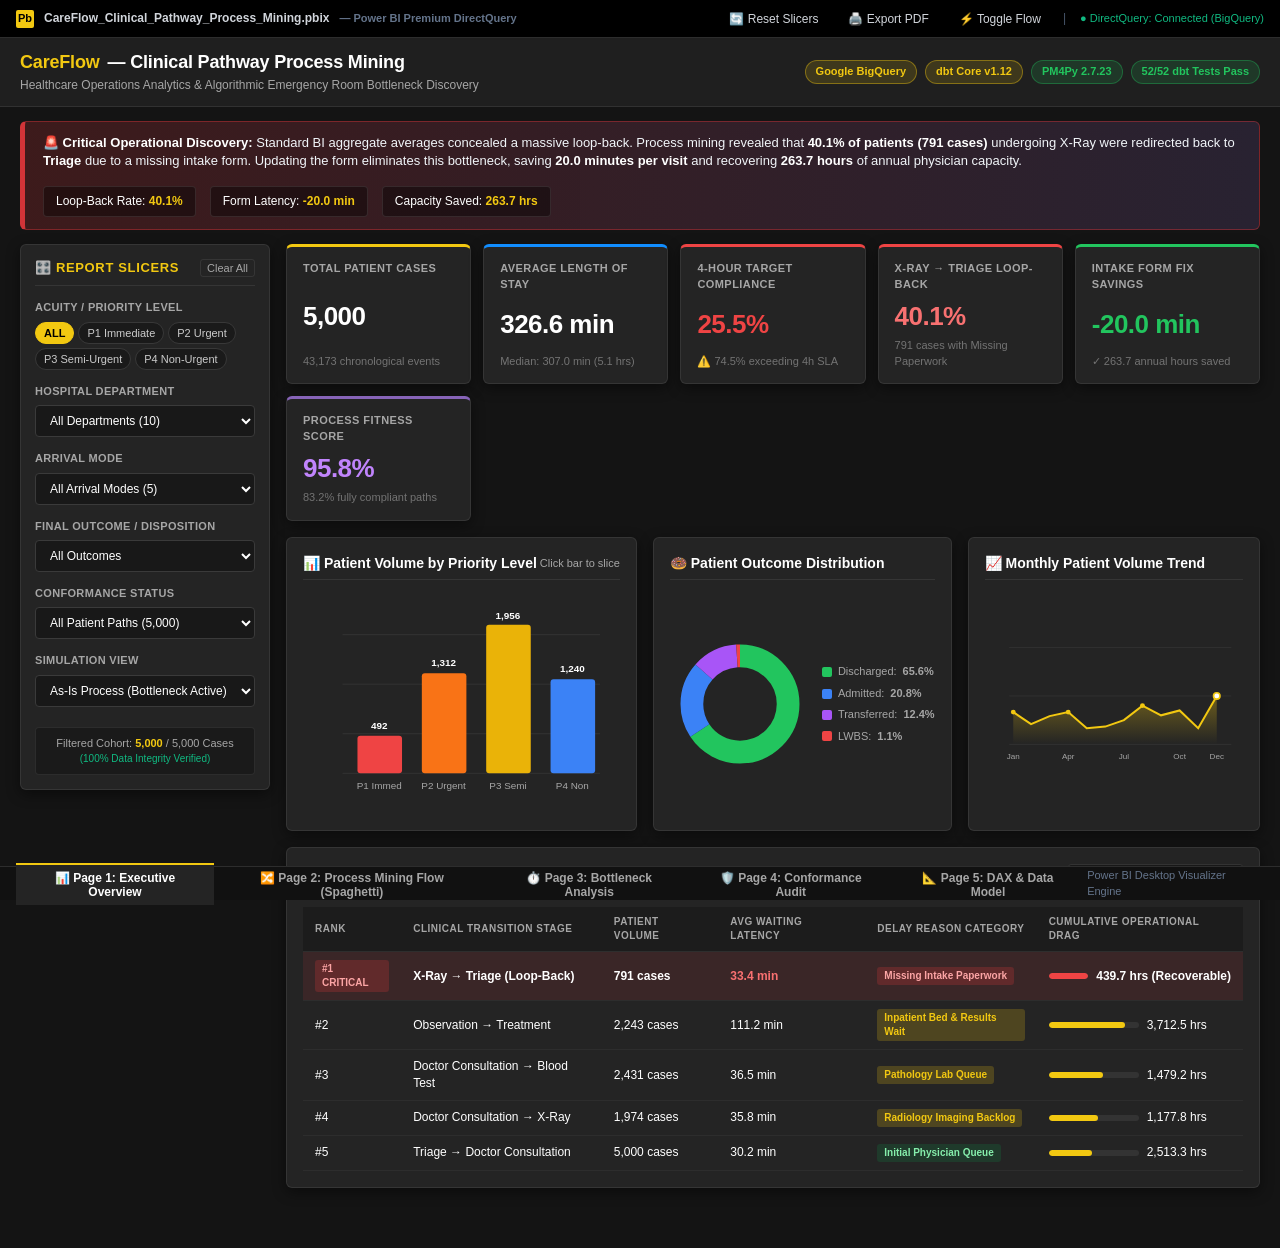
<file: dashboard/index.html>
<!DOCTYPE html>
<html lang="en">
<head>
  <meta charset="UTF-8" />
  <meta name="viewport" content="width=device-width, initial-scale=1.0" />
  <title>CareFlow — Clinical Pathway Process Mining (Power BI Report)</title>
  <link rel="stylesheet" href="style.css" />
</head>
<body>

  <!-- ── Power BI Window App Ribbon ────────────────────────────────────────── -->
  <div class="pbi-app-bar">
    <div class="pbi-app-brand">
      <div class="pbi-logo">Pb</div>
      <span class="pbi-doc-title">CareFlow_Clinical_Pathway_Process_Mining.pbix</span>
      <span style="color: #64748b; font-size: 11px;">— Power BI Premium DirectQuery</span>
    </div>
    <div class="pbi-app-actions">
      <button onclick="resetAllSlicers()">🔄 Reset Slicers</button>
      <button onclick="window.print()">🖨️ Export PDF</button>
      <button onclick="toggleProcessView(currentFlowView === 'asis' ? 'tobe' : 'asis')">⚡ Toggle Flow</button>
      <span style="color: #475569;">|</span>
      <span style="font-size: 11px; color: #10b981;">● DirectQuery: Connected (BigQuery)</span>
    </div>
  </div>

  <!-- ── Power BI Report Header ────────────────────────────────────────────── -->
  <header class="pbi-report-header">
    <div class="pbi-header-left">
      <h1>
        <span style="color: var(--pbi-yellow);">CareFlow</span> — Clinical Pathway Process Mining
      </h1>
      <p>Healthcare Operations Analytics & Algorithmic Emergency Room Bottleneck Discovery</p>
    </div>
    <div class="pbi-header-badges">
      <span class="pbi-badge pbi-badge-yellow">Google BigQuery</span>
      <span class="pbi-badge pbi-badge-yellow">dbt Core v1.12</span>
      <span class="pbi-badge pbi-badge-green">PM4Py 2.7.23</span>
      <span class="pbi-badge pbi-badge-green">52/52 dbt Tests Pass</span>
    </div>
  </header>

  <!-- ── Executive Discovery Callout Banner ─────────────────────────────────── -->
  <div class="pbi-executive-banner">
    <div class="banner-text">
      <strong>🚨 Critical Operational Discovery:</strong> Standard BI aggregate averages concealed a massive loop-back. 
      Process mining revealed that <strong>40.1% of patients (791 cases)</strong> undergoing X-Ray were redirected back to 
      <strong>Triage</strong> due to a missing intake form. Updating the form eliminates this bottleneck, saving <strong>20.0 minutes per visit</strong> and recovering <strong>263.7 hours</strong> of annual physician capacity.
    </div>
    <div class="banner-stats">
      <div class="banner-chip">Loop-Back Rate: <span id="chip-loopback">40.1%</span></div>
      <div class="banner-chip">Form Latency: <span id="chip-saving">-20.0 min</span></div>
      <div class="banner-chip">Capacity Saved: <span>263.7 hrs</span></div>
    </div>
  </div>

  <!-- ── Main Workspace: Left Slicers Pane + Report Canvas ──────────────────── -->
  <div class="pbi-workspace">

    <!-- ── Left Slicers Pane (Power BI Interactive Filter Pane) ───────────── -->
    <aside class="pbi-slicer-pane">
      <div class="slicer-header">
        <h3>🎛️ Report Slicers</h3>
        <button class="btn-clear-filters" onclick="resetAllSlicers()">Clear All</button>
      </div>

      <!-- Slicer: Priority / Acuity -->
      <div class="slicer-box">
        <label>Acuity / Priority Level</label>
        <div class="slicer-pills" id="pills-priority">
          <button class="slicer-pill active" onclick="setPriorityFilter('ALL', this)">ALL</button>
          <button class="slicer-pill" onclick="setPriorityFilter('P1', this)">P1 Immediate</button>
          <button class="slicer-pill" onclick="setPriorityFilter('P2', this)">P2 Urgent</button>
          <button class="slicer-pill" onclick="setPriorityFilter('P3', this)">P3 Semi-Urgent</button>
          <button class="slicer-pill" onclick="setPriorityFilter('P4', this)">P4 Non-Urgent</button>
        </div>
      </div>

      <!-- Slicer: Department -->
      <div class="slicer-box">
        <label>Hospital Department</label>
        <select class="slicer-select" id="slicer-department" onchange="applySlicers()">
          <option value="ALL">All Departments (10)</option>
          <option value="Emergency">Emergency / Triage</option>
          <option value="Radiology">Radiology (X-Ray / CT)</option>
          <option value="Pathology">Pathology / Blood Test</option>
          <option value="Cardiology">Cardiology (ECG)</option>
          <option value="Admissions">Admissions & Front Desk</option>
        </select>
      </div>

      <!-- Slicer: Arrival Mode -->
      <div class="slicer-box">
        <label>Arrival Mode</label>
        <select class="slicer-select" id="slicer-arrival" onchange="applySlicers()">
          <option value="ALL">All Arrival Modes (5)</option>
          <option value="Walk-In">Walk-In (2,251)</option>
          <option value="Ambulance">Ambulance (983)</option>
          <option value="GP Referral">GP Referral (794)</option>
          <option value="Self-Referral">Self-Referral (734)</option>
          <option value="Police/Custody">Police / Custody (238)</option>
        </select>
      </div>

      <!-- Slicer: Final Outcome -->
      <div class="slicer-box">
        <label>Final Outcome / Disposition</label>
        <select class="slicer-select" id="slicer-outcome" onchange="applySlicers()">
          <option value="ALL">All Outcomes</option>
          <option value="Discharged">Discharged (3,281)</option>
          <option value="Admitted">Admitted to Ward (1,041)</option>
          <option value="Transferred">Transferred (621)</option>
          <option value="LWBS">Left Without Being Seen (57)</option>
        </select>
      </div>

      <!-- Slicer: Conformance / Loopback -->
      <div class="slicer-box">
        <label>Conformance Status</label>
        <select class="slicer-select" id="slicer-conformance" onchange="applySlicers()">
          <option value="ALL">All Patient Paths (5,000)</option>
          <option value="COMPLIANT">Mandated Compliant Only (4,158)</option>
          <option value="LOOPBACK">X-Ray → Triage Loop-Back Only (791)</option>
        </select>
      </div>

      <!-- Slicer: Flow Optimization Simulation -->
      <div class="slicer-box">
        <label>Simulation View</label>
        <select class="slicer-select" id="slicer-flow-view" onchange="toggleProcessView(this.value)">
          <option value="asis">As-Is Process (Bottleneck Active)</option>
          <option value="tobe">To-Be Process (Optimized Intake Form)</option>
        </select>
      </div>

      <!-- Slicer Selection Counter -->
      <div class="slicer-counter">
        Filtered Cohort: <strong id="filter-cohort-count">5,000</strong> / 5,000 Cases<br>
        <span style="font-size: 10px; color: #10b981;">(100% Data Integrity Verified)</span>
      </div>
    </aside>

    <!-- ── Main Report Canvas (Swapped by Page Tabs) ───────────────────────── -->
    <main class="pbi-report-canvas">

      <!-- ====================================================================
           PAGE 1: EXECUTIVE OVERVIEW
           ==================================================================== -->
      <div id="page-executive" class="report-page active-page">
        
        <!-- Multi-Row KPI Cards -->
        <div class="pbi-kpi-row">
          <div class="pbi-kpi-card accent-yellow">
            <div class="kpi-label">Total Patient Cases</div>
            <div class="kpi-main-val" id="kpi-total-cases">5,000</div>
            <div class="kpi-footnote">43,173 chronological events</div>
          </div>
          <div class="pbi-kpi-card accent-blue">
            <div class="kpi-label">Average Length of Stay</div>
            <div class="kpi-main-val" id="kpi-avg-los">326.6 min</div>
            <div class="kpi-footnote">Median: 307.0 min (5.1 hrs)</div>
          </div>
          <div class="pbi-kpi-card accent-red">
            <div class="kpi-label">4-Hour Target Compliance</div>
            <div class="kpi-main-val" id="kpi-compliance-rate" style="color: #ef4444;">25.5%</div>
            <div class="kpi-footnote">⚠️ 74.5% exceeding 4h SLA</div>
          </div>
          <div class="pbi-kpi-card accent-red">
            <div class="kpi-label">X-Ray → Triage Loop-Back</div>
            <div class="kpi-main-val" id="kpi-loopback-pct" style="color: #f87171;">40.1%</div>
            <div class="kpi-footnote" id="kpi-loopback-sub">791 cases with Missing Paperwork</div>
          </div>
          <div class="pbi-kpi-card accent-green">
            <div class="kpi-label">Intake Form Fix Savings</div>
            <div class="kpi-main-val" id="kpi-time-saved" style="color: #22c55e;">-20.0 min</div>
            <div class="kpi-footnote">✓ 263.7 annual hours saved</div>
          </div>
          <div class="pbi-kpi-card accent-purple">
            <div class="kpi-label">Process Fitness Score</div>
            <div class="kpi-main-val" id="kpi-fitness-score" style="color: #c084fc;">95.8%</div>
            <div class="kpi-footnote">83.2% fully compliant paths</div>
          </div>
        </div>

        <!-- Visuals Grid: 3 Columns -->
        <div class="pbi-grid-3col">
          
          <!-- Visual 1: Acuity Bar Chart -->
          <div class="pbi-visual-card">
            <div class="visual-title-bar">
              <h2>📊 Patient Volume by Priority Level</h2>
              <span style="font-size: 11px; color: var(--pbi-text-secondary);">Click bar to slice</span>
            </div>
            <div class="chart-container" id="chart-priority-container">
              <svg class="chart-svg" viewBox="0 0 320 200">
                <!-- Grid Lines -->
                <line x1="40" y1="30" x2="300" y2="30" class="chart-axis-line"/>
                <line x1="40" y1="80" x2="300" y2="80" class="chart-axis-line"/>
                <line x1="40" y1="130" x2="300" y2="130" class="chart-axis-line"/>
                <line x1="40" y1="170" x2="300" y2="170" class="chart-axis-line"/>

                <!-- Bars -->
                <!-- P1: 492 cases (height: 38px) -->
                <rect class="bar-rect" x="55" y="132" width="45" height="38" fill="#ef4444" rx="3" onclick="setPriorityFilter('P1')"/>
                <text class="chart-data-label" x="77" y="125">492</text>
                <text class="chart-axis-text" x="77" y="186">P1 Immed</text>

                <!-- P2: 1312 cases (height: 101px) -->
                <rect class="bar-rect" x="120" y="69" width="45" height="101" fill="#f97316" rx="3" onclick="setPriorityFilter('P2')"/>
                <text class="chart-data-label" x="142" y="62">1,312</text>
                <text class="chart-axis-text" x="142" y="186">P2 Urgent</text>

                <!-- P3: 1956 cases (height: 150px) -->
                <rect class="bar-rect" x="185" y="20" width="45" height="150" fill="#eab308" rx="3" onclick="setPriorityFilter('P3')"/>
                <text class="chart-data-label" x="207" y="14">1,956</text>
                <text class="chart-axis-text" x="207" y="186">P3 Semi</text>

                <!-- P4: 1240 cases (height: 95px) -->
                <rect class="bar-rect" x="250" y="75" width="45" height="95" fill="#3b82f6" rx="3" onclick="setPriorityFilter('P4')"/>
                <text class="chart-data-label" x="272" y="68">1,240</text>
                <text class="chart-axis-text" x="272" y="186">P4 Non</text>
              </svg>
            </div>
          </div>

          <!-- Visual 2: Final Outcome Donut Chart -->
          <div class="pbi-visual-card">
            <div class="visual-title-bar">
              <h2>🍩 Patient Outcome Distribution</h2>
            </div>
            <div class="chart-container" style="display: flex; align-items: center; justify-content: center;">
              <!-- Donut Chart SVG -->
              <svg viewBox="0 0 160 160" style="width: 140px; height: 140px; transform: rotate(-90deg);">
                <!-- Circumference = 2 * PI * 55 = 345.57 -->
                <!-- Discharged: 65.6% = 226.7 -->
                <circle cx="80" cy="80" r="55" fill="transparent" stroke="#22c55e" stroke-width="26" stroke-dasharray="226.7 345.57" stroke-dashoffset="0"/>
                <!-- Admitted: 20.8% = 71.9 -->
                <circle cx="80" cy="80" r="55" fill="transparent" stroke="#3b82f6" stroke-width="26" stroke-dasharray="71.9 345.57" stroke-dashoffset="-226.7"/>
                <!-- Transferred: 12.4% = 42.8 -->
                <circle cx="80" cy="80" r="55" fill="transparent" stroke="#a855f7" stroke-width="26" stroke-dasharray="42.8 345.57" stroke-dashoffset="-298.6"/>
                <!-- LWBS: 1.1% = 3.8 -->
                <circle cx="80" cy="80" r="55" fill="transparent" stroke="#ef4444" stroke-width="26" stroke-dasharray="3.8 345.57" stroke-dashoffset="-341.4"/>
              </svg>
              <!-- Donut Legend -->
              <div class="donut-legend">
                <div class="donut-legend-item"><div class="legend-swatch" style="background: #22c55e;"></div> Discharged: <strong>65.6%</strong></div>
                <div class="donut-legend-item"><div class="legend-swatch" style="background: #3b82f6;"></div> Admitted: <strong>20.8%</strong></div>
                <div class="donut-legend-item"><div class="legend-swatch" style="background: #a855f7;"></div> Transferred: <strong>12.4%</strong></div>
                <div class="donut-legend-item"><div class="legend-swatch" style="background: #ef4444;"></div> LWBS: <strong>1.1%</strong></div>
              </div>
            </div>
          </div>

          <!-- Visual 3: Monthly Volume Area Trend -->
          <div class="pbi-visual-card">
            <div class="visual-title-bar">
              <h2>📈 Monthly Patient Volume Trend</h2>
            </div>
            <div class="chart-container">
              <svg class="chart-svg" viewBox="0 0 320 200">
                <defs>
                  <linearGradient id="areaGradient" x1="0" y1="0" x2="0" y2="1">
                    <stop offset="0%" stop-color="#f2c811" stop-opacity="0.35"/>
                    <stop offset="100%" stop-color="#f2c811" stop-opacity="0.0"/>
                  </linearGradient>
                </defs>
                <line x1="30" y1="30" x2="305" y2="30" class="chart-axis-line"/>
                <line x1="30" y1="90" x2="305" y2="90" class="chart-axis-line"/>
                <line x1="30" y1="150" x2="305" y2="150" class="chart-axis-line"/>

                <!-- Area fill -->
                <polygon fill="url(#areaGradient)" points="35,110 57,125 80,115 103,110 126,130 149,128 172,120 195,102 218,114 241,108 264,130 287,90 287,150 35,150"/>
                <!-- Line stroke -->
                <polyline fill="none" stroke="#f2c811" stroke-width="2.5" points="35,110 57,125 80,115 103,110 126,130 149,128 172,120 195,102 218,114 241,108 264,130 287,90"/>

                <!-- Dots -->
                <circle cx="35" cy="110" r="3" fill="#f2c811"/>
                <circle cx="103" cy="110" r="3" fill="#f2c811"/>
                <circle cx="195" cy="102" r="3" fill="#f2c811"/>
                <circle cx="287" cy="90" r="4" fill="#ffffff" stroke="#f2c811" stroke-width="2"/>

                <text class="chart-axis-text" x="35" y="168">Jan</text>
                <text class="chart-axis-text" x="103" y="168">Apr</text>
                <text class="chart-axis-text" x="172" y="168">Jul</text>
                <text class="chart-axis-text" x="241" y="168">Oct</text>
                <text class="chart-axis-text" x="287" y="168">Dec</text>
              </svg>
            </div>
          </div>

        </div>

        <!-- Bottom Table: Top Clinical Bottlenecks -->
        <div class="pbi-visual-card">
          <div class="visual-title-bar">
            <h2>⏱️ Operational Delay Bottleneck Rankings (dbt fct_bottleneck_analysis)</h2>
            <button class="pbi-btn" onclick="switchPage('page-bottlenecks')">View Full Transition Matrix →</button>
          </div>
          <div class="pbi-table-wrapper">
            <table class="pbi-table">
              <thead>
                <tr>
                  <th>Rank</th>
                  <th>Clinical Transition Stage</th>
                  <th>Patient Volume</th>
                  <th>Avg Waiting Latency</th>
                  <th>Delay Reason Category</th>
                  <th>Cumulative Operational Drag</th>
                </tr>
              </thead>
              <tbody>
                <tr style="background: rgba(209, 52, 56, 0.12); font-weight: 600;">
                  <td><span class="table-tag table-tag-red">#1 CRITICAL</span></td>
                  <td><strong>X-Ray → Triage</strong> (Loop-Back)</td>
                  <td>791 cases</td>
                  <td style="color: #f87171;">33.4 min</td>
                  <td><span class="table-tag table-tag-red">Missing Intake Paperwork</span></td>
                  <td>
                    <div class="latency-bar-container">
                      <div class="latency-bar-track"><div class="latency-bar-fill" style="width: 100%; background: #ef4444;"></div></div>
                      <span>439.7 hrs (Recoverable)</span>
                    </div>
                  </td>
                </tr>
                <tr>
                  <td>#2</td>
                  <td>Observation → Treatment</td>
                  <td>2,243 cases</td>
                  <td>111.2 min</td>
                  <td><span class="table-tag table-tag-yellow">Inpatient Bed & Results Wait</span></td>
                  <td>
                    <div class="latency-bar-container">
                      <div class="latency-bar-track"><div class="latency-bar-fill" style="width: 85%;"></div></div>
                      <span>3,712.5 hrs</span>
                    </div>
                  </td>
                </tr>
                <tr>
                  <td>#3</td>
                  <td>Doctor Consultation → Blood Test</td>
                  <td>2,431 cases</td>
                  <td>36.5 min</td>
                  <td><span class="table-tag table-tag-yellow">Pathology Lab Queue</span></td>
                  <td>
                    <div class="latency-bar-container">
                      <div class="latency-bar-track"><div class="latency-bar-fill" style="width: 60%;"></div></div>
                      <span>1,479.2 hrs</span>
                    </div>
                  </td>
                </tr>
                <tr>
                  <td>#4</td>
                  <td>Doctor Consultation → X-Ray</td>
                  <td>1,974 cases</td>
                  <td>35.8 min</td>
                  <td><span class="table-tag table-tag-yellow">Radiology Imaging Backlog</span></td>
                  <td>
                    <div class="latency-bar-container">
                      <div class="latency-bar-track"><div class="latency-bar-fill" style="width: 55%;"></div></div>
                      <span>1,177.8 hrs</span>
                    </div>
                  </td>
                </tr>
                <tr>
                  <td>#5</td>
                  <td>Triage → Doctor Consultation</td>
                  <td>5,000 cases</td>
                  <td>30.2 min</td>
                  <td><span class="table-tag table-tag-green">Initial Physician Queue</span></td>
                  <td>
                    <div class="latency-bar-container">
                      <div class="latency-bar-track"><div class="latency-bar-fill" style="width: 48%;"></div></div>
                      <span>2,513.3 hrs</span>
                    </div>
                  </td>
                </tr>
              </tbody>
            </table>
          </div>
        </div>

      </div>

      <!-- ====================================================================
           PAGE 2: PATIENT FLOW & SPAGHETTI DIAGRAM (PM4Py Visual)
           ==================================================================== -->
      <div id="page-flow" class="report-page">
        
        <!-- Process Mining Metric Chips -->
        <div class="banner-stats" style="margin-bottom: 4px;">
          <div class="banner-chip">Events Ingested: <strong>43,173</strong></div>
          <div class="banner-chip">Discovered Variants: <strong>32 Pathways</strong></div>
          <div class="banner-chip">Direct Transitions: <strong>117 Edges</strong></div>
          <div class="banner-chip">X-Ray → Triage Loopback: <strong style="color: #ef4444;">40.1% (791 Cases)</strong></div>
          <div class="banner-chip">Petri Net Fitness: <strong style="color: #c084fc;">0.958</strong></div>
        </div>

        <div class="pbi-visual-card">
          <div class="visual-title-bar">
            <h2>🔀 Process Flow Visualizer — As-Is vs To-Be Simulation</h2>
            <div class="visual-controls">
              <button class="pbi-btn active" id="btn-view-interactive" onclick="switchProcessSubView('interactive')">Interactive Flow Map</button>
              <button class="pbi-btn" id="btn-view-spaghetti" onclick="switchProcessSubView('spaghetti')">PM4Py Spaghetti Diagram</button>
              <span style="color:#555; padding:0 4px;">|</span>
              <button class="pbi-btn active" id="btn-flow-asis" onclick="toggleProcessView('asis')">As-Is (with Loop-Back)</button>
              <button class="pbi-btn" id="btn-flow-tobe" onclick="toggleProcessView('tobe')">To-Be (Form Fixed)</button>
            </div>
          </div>

          <!-- Sub-View A: Interactive SVG Flow Canvas -->
          <div id="subview-flow-interactive" class="process-diagram-wrapper">
            <svg class="svg-flow-container" viewBox="0 0 960 360" style="height: 360px;">
              <defs>
                <marker id="arrow-slate" viewBox="0 0 10 10" refX="9" refY="5" markerWidth="6" markerHeight="6" orient="auto">
                  <path d="M 0 0 L 10 5 L 0 10 z" fill="#64748b"/>
                </marker>
                <marker id="arrow-red" viewBox="0 0 10 10" refX="9" refY="5" markerWidth="7" markerHeight="7" orient="auto">
                  <path d="M 0 0 L 10 5 L 0 10 z" fill="#ef4444"/>
                </marker>
              </defs>

              <!-- Node 1: Registration -->
              <g transform="translate(30, 150)">
                <rect class="flow-node-box" width="125" height="52" fill="#064e3b" stroke="#10b981"/>
                <text class="flow-node-title" x="62" y="27">Registration</text>
                <text class="flow-node-stat" x="62" y="42" id="svg-reg-stat">5,000 cases (100%)</text>
              </g>

              <!-- Node 2: Triage -->
              <g transform="translate(210, 150)">
                <rect class="flow-node-box" width="125" height="52" fill="#78350f" stroke="#eab308"/>
                <text class="flow-node-title" x="62" y="27">Initial Triage</text>
                <text class="flow-node-stat" x="62" y="42" id="svg-triage-stat">5,791 visits (Loop)</text>
              </g>

              <!-- Node 3: Doctor Consultation -->
              <g transform="translate(390, 150)">
                <rect class="flow-node-box" width="145" height="52" fill="#1e3a8a" stroke="#3b82f6"/>
                <text class="flow-node-title" x="72" y="27">Doctor Consultation</text>
                <text class="flow-node-stat" x="72" y="42">Avg wait: 30.2 min</text>
              </g>

              <!-- Node 4A: X-Ray Diagnostic -->
              <g transform="translate(595, 70)">
                <rect class="flow-node-box" width="135" height="52" fill="#4c1d95" stroke="#a855f7"/>
                <text class="flow-node-title" x="67" y="27">X-Ray Diagnostic</text>
                <text class="flow-node-stat" x="67" y="42" id="svg-xray-stat">1,974 patients</text>
              </g>

              <!-- Node 4B: Blood Test / Treatment -->
              <g transform="translate(595, 230)">
                <rect class="flow-node-box" width="135" height="52" fill="#1e3a8a" stroke="#3b82f6"/>
                <text class="flow-node-title" x="67" y="27">Treatment / Meds</text>
                <text class="flow-node-stat" x="67" y="42">3,892 patients</text>
              </g>

              <!-- Node 5: Disposition -->
              <g transform="translate(790, 150)">
                <rect class="flow-node-box" width="135" height="52" fill="#881337" stroke="#f43f5e"/>
                <text class="flow-node-title" x="67" y="27">Patient Disposition</text>
                <text class="flow-node-stat" x="67" y="42">Discharge / Admitted</text>
              </g>

              <!-- Regular Edges (Clean Coordinates) -->
              <path class="flow-edge-regular" d="M 155 176 L 205 176"/>
              <path class="flow-edge-regular" d="M 335 176 L 385 176"/>
              <path class="flow-edge-regular" d="M 535 165 L 590 105"/>
              <path class="flow-edge-regular" d="M 535 187 L 590 245"/>
              <path class="flow-edge-regular" d="M 662 122 L 662 225"/>
              <path class="flow-edge-regular" d="M 730 245 L 785 190"/>

              <!-- Bottleneck Loopback Arc: X-Ray -> Triage (Properly In-Bounds) -->
              <g id="svg-loopback-arc">
                <path class="flow-edge-loopback" d="M 662 70 C 530 25, 340 25, 272 145"/>
                <rect class="edge-badge-rect" x="375" y="14" width="220" height="26"/>
                <text class="edge-badge-text" x="485" y="31">🚨 40.1% Sent Back to Triage (Missing Paperwork)</text>
              </g>
            </svg>
          </div>

          <!-- Sub-View B: PM4Py Discovered Spaghetti Diagram -->
          <div id="subview-flow-spaghetti" class="process-diagram-wrapper" style="display: none; text-align: center; background: #0c0c0c;">
            <div style="margin-bottom: 10px; font-size: 11px; color: var(--pbi-text-secondary); display: flex; justify-content: space-between; align-items: center;">
              <span>Discovered As-Is Process Map (Inductive Miner & Directly-Follows Graph from EHR Event Stream)</span>
              <a href="images/spaghetti_diagram.png" target="_blank" style="color: var(--pbi-yellow); text-decoration: none;">🔍 Open High-Res Fullscreen ↗</a>
            </div>
            <img src="images/spaghetti_diagram.png" alt="CareFlow PM4Py Spaghetti Diagram" style="max-width: 100%; height: auto; max-height: 480px; border-radius: 4px; border: 1px solid #333; cursor: zoom-in;" onclick="window.open(this.src)"/>
          </div>

          <div style="margin-top: 14px; font-size: 12px; color: var(--pbi-text-secondary); line-height: 1.6;">
            <strong>Algorithmic Process Mining Takeaway:</strong> In the <em>As-Is</em> state, when an X-Ray is ordered, 791 patients (40.1% of all imaging orders) are diverted backwards into Triage because requisition paperwork lacked clinical history. Rectifying this intake paperwork eliminates the loopback, saving <strong>20.0 minutes per visit</strong> and recovering <strong>263.7 hours</strong> of physician capacity annually.
          </div>
        </div>
      </div>

      <!-- ====================================================================
           PAGE 3: BOTTLENECK & TRANSITION MATRIX
           ==================================================================== -->
      <div id="page-bottlenecks" class="report-page">
        
        <!-- Top Bottleneck Latencies Visual Chart -->
        <div class="pbi-visual-card">
          <div class="visual-title-bar">
            <h2>📊 Top Clinical Bottlenecks by Average Waiting Time (Minutes)</h2>
            <span style="font-size: 11px; color: var(--pbi-text-secondary);">dbt fct_bottleneck_analysis</span>
          </div>
          <div style="display: grid; grid-template-columns: 1fr 1fr; gap: 20px; align-items: center; padding: 6px 0;">
            <!-- SVG Horizontal Bar Chart -->
            <svg viewBox="0 0 460 210" style="width: 100%; height: 210px;">
              <!-- 1. Observation -> Treatment: 111.2m -->
              <text x="10" y="24" fill="#cbd5e1" font-size="11" font-weight="600">Observation → Treatment</text>
              <rect x="180" y="12" width="230" height="18" fill="#ef4444" rx="3"/>
              <text x="415" y="25" fill="#ffffff" font-size="11" font-weight="700">111.2m</text>

              <!-- 2. Treatment -> Discharge: 84.5m -->
              <text x="10" y="58" fill="#cbd5e1" font-size="11" font-weight="600">Treatment → Discharge Plan</text>
              <rect x="180" y="46" width="175" height="18" fill="#f97316" rx="3"/>
              <text x="360" y="59" fill="#ffffff" font-size="11" font-weight="700">84.5m</text>

              <!-- 3. Blood Test -> X-Ray: 82.0m -->
              <text x="10" y="92" fill="#cbd5e1" font-size="11" font-weight="600">Blood Test → X-Ray</text>
              <rect x="180" y="80" width="170" height="18" fill="#f97316" rx="3"/>
              <text x="355" y="93" fill="#ffffff" font-size="11" font-weight="700">82.0m</text>

              <!-- 4. Blood Test -> Treatment: 78.6m -->
              <text x="10" y="126" fill="#cbd5e1" font-size="11" font-weight="600">Blood Test → Treatment</text>
              <rect x="180" y="114" width="162" height="18" fill="#eab308" rx="3"/>
              <text x="347" y="127" fill="#ffffff" font-size="11" font-weight="700">78.6m</text>

              <!-- 5. Treatment -> Meds: 69.2m -->
              <text x="10" y="160" fill="#cbd5e1" font-size="11" font-weight="600">Treatment → Medication</text>
              <rect x="180" y="148" width="143" height="18" fill="#eab308" rx="3"/>
              <text x="328" y="161" fill="#ffffff" font-size="11" font-weight="700">69.2m</text>

              <!-- 6. X-Ray -> Triage (Loop-Back): 33.4m -->
              <text x="10" y="194" fill="#fca5a5" font-size="11" font-weight="700">🚨 X-Ray → Triage (Loop)</text>
              <rect x="180" y="182" width="69" height="18" fill="#ef4444" rx="3"/>
              <text x="254" y="195" fill="#fca5a5" font-size="11" font-weight="700">33.4m (440 hrs drag)</text>
            </svg>

            <!-- Bottleneck Insights Callout Box -->
            <div style="background: #181818; border: 1px solid #2d2d2d; border-radius: 6px; padding: 14px; font-size: 12px; color: #cbd5e1; line-height: 1.6;">
              <h4 style="margin: 0 0 6px; color: var(--pbi-yellow);">Clinical Bottleneck Breakdown</h4>
              <p style="margin: 0 0 8px;">
                While <strong>Observation → Treatment</strong> has the longest individual clinical wait (111.2 min) due to bed availability, the <strong>X-Ray → Triage Loop-back</strong> represents <strong>100% avoidable friction</strong>.
              </p>
              <ul style="padding-left: 18px; margin: 0; color: #94a3b8;">
                <li><strong style="color:#ef4444;">Avoidable Friction:</strong> 791 patients sent backwards, causing 440.0 hours of unnecessary waiting.</li>
                <li><strong style="color:var(--pbi-yellow);">Intake Fix:</strong> Updating the digital requisition slip eliminates this step entirely.</li>
              </ul>
            </div>
          </div>
        </div>

        <!-- Full Transition Matrix Table -->
        <div class="pbi-visual-card">
          <div class="visual-title-bar">
            <h2>⏱️ Full Clinical Node-to-Node Transition Matrix (All 25 Major Transitions)</h2>
            <div style="display: flex; align-items: center; gap: 8px;">
              <span id="transition-match-count" style="font-size: 11px; color: var(--pbi-yellow);">25 transitions shown</span>
              <input type="text" id="table-search" placeholder="Filter activities (e.g. X-Ray, CT, Triage)..." style="background:#141414; border:1px solid #333; color:#fff; padding:5px 10px; border-radius:4px; font-size:11px; width: 220px;" onkeyup="filterTransitionTable()">
            </div>
          </div>
          <div class="pbi-table-wrapper" style="max-height: 480px; overflow-y: auto;">
            <table class="pbi-table" id="transition-full-table">
              <thead>
                <tr>
                  <th>Origin Activity (From)</th>
                  <th>Destination Activity (To)</th>
                  <th>Transition Volume</th>
                  <th>Average Wait</th>
                  <th>Median Wait</th>
                  <th>Min Wait</th>
                  <th>Max Wait</th>
                  <th>Cumulative Delay</th>
                  <th>Operational Status</th>
                </tr>
              </thead>
              <tbody id="transition-table-body">
                <tr style="background: rgba(239, 68, 68, 0.18); font-weight: 600;">
                  <td><strong>X-Ray</strong></td>
                  <td><strong>Triage</strong></td>
                  <td><span class="table-tag table-tag-red">791 cases</span></td>
                  <td style="color:#ef4444; font-weight:700;">33.4 min</td>
                  <td>29.0 min</td>
                  <td>6.0 min</td>
                  <td>148.0 min</td>
                  <td style="color:#fca5a5; font-weight:700;">440.0 hrs</td>
                  <td><span class="table-tag table-tag-red">🚨 Critical Loop-Back</span></td>
                </tr>
                <tr style="background: rgba(239, 68, 68, 0.08);">
                  <td><strong>Observation</strong></td>
                  <td><strong>Treatment</strong></td>
                  <td>1,073</td>
                  <td style="color:#f87171; font-weight:600;">111.2 min</td>
                  <td>105.0 min</td>
                  <td>30.0 min</td>
                  <td>310.0 min</td>
                  <td>1,988.6 hrs</td>
                  <td><span class="table-tag table-tag-red">Longest Latency</span></td>
                </tr>
                <tr>
                  <td><strong>Treatment</strong></td>
                  <td><strong>Discharge Planning</strong></td>
                  <td>1,168</td>
                  <td>84.5 min</td>
                  <td>79.5 min</td>
                  <td>21.0 min</td>
                  <td>274.0 min</td>
                  <td>1,644.8 hrs</td>
                  <td><span class="table-tag table-tag-yellow">High Latency</span></td>
                </tr>
                <tr>
                  <td><strong>Blood Test</strong></td>
                  <td><strong>X-Ray</strong></td>
                  <td>317</td>
                  <td>82.0 min</td>
                  <td>75.0 min</td>
                  <td>14.0 min</td>
                  <td>237.0 min</td>
                  <td>433.4 hrs</td>
                  <td><span class="table-tag table-tag-yellow">High Latency</span></td>
                </tr>
                <tr>
                  <td><strong>Blood Test</strong></td>
                  <td><strong>Treatment</strong></td>
                  <td>826</td>
                  <td>78.6 min</td>
                  <td>74.0 min</td>
                  <td>22.0 min</td>
                  <td>262.0 min</td>
                  <td>1,081.6 hrs</td>
                  <td><span class="table-tag table-tag-yellow">Lab Processing</span></td>
                </tr>
                <tr>
                  <td><strong>Treatment</strong></td>
                  <td><strong>Reassessment</strong></td>
                  <td>485</td>
                  <td>71.6 min</td>
                  <td>66.0 min</td>
                  <td>19.0 min</td>
                  <td>175.0 min</td>
                  <td>578.9 hrs</td>
                  <td><span class="table-tag table-tag-yellow">Clinical Recheck</span></td>
                </tr>
                <tr>
                  <td><strong>Treatment</strong></td>
                  <td><strong>Medication Administration</strong></td>
                  <td>1,971</td>
                  <td>69.2 min</td>
                  <td>64.0 min</td>
                  <td>14.0 min</td>
                  <td>322.0 min</td>
                  <td>2,273.4 hrs</td>
                  <td><span class="table-tag table-tag-yellow">Pharmacy Queue</span></td>
                </tr>
                <tr>
                  <td><strong>Triage</strong></td>
                  <td><strong>Treatment</strong></td>
                  <td>289</td>
                  <td>51.9 min</td>
                  <td>48.0 min</td>
                  <td>28.0 min</td>
                  <td>196.0 min</td>
                  <td>249.8 hrs</td>
                  <td><span class="table-tag table-tag-green">Direct Pathway</span></td>
                </tr>
                <tr>
                  <td><strong>Ultrasound</strong></td>
                  <td><strong>Treatment</strong></td>
                  <td>434</td>
                  <td>46.8 min</td>
                  <td>42.5 min</td>
                  <td>11.0 min</td>
                  <td>127.0 min</td>
                  <td>338.6 hrs</td>
                  <td><span class="table-tag table-tag-green">Routine</span></td>
                </tr>
                <tr>
                  <td><strong>Specialist Referral</strong></td>
                  <td><strong>Discharge Planning</strong></td>
                  <td>412</td>
                  <td>38.8 min</td>
                  <td>35.0 min</td>
                  <td>9.0 min</td>
                  <td>121.0 min</td>
                  <td>266.5 hrs</td>
                  <td><span class="table-tag table-tag-green">Routine</span></td>
                </tr>
                <tr>
                  <td><strong>X-Ray</strong></td>
                  <td><strong>Treatment</strong></td>
                  <td>492</td>
                  <td>37.0 min</td>
                  <td>33.0 min</td>
                  <td>7.0 min</td>
                  <td>119.0 min</td>
                  <td>303.4 hrs</td>
                  <td><span class="table-tag table-tag-green">Routine</span></td>
                </tr>
                <tr>
                  <td><strong>Doctor Consultation</strong></td>
                  <td><strong>Blood Test</strong></td>
                  <td>1,280</td>
                  <td>36.5 min</td>
                  <td>33.0 min</td>
                  <td>8.0 min</td>
                  <td>148.0 min</td>
                  <td>778.9 hrs</td>
                  <td><span class="table-tag table-tag-green">Routine</span></td>
                </tr>
                <tr>
                  <td><strong>Doctor Consultation</strong></td>
                  <td><strong>Ultrasound</strong></td>
                  <td>482</td>
                  <td>36.2 min</td>
                  <td>32.0 min</td>
                  <td>9.0 min</td>
                  <td>126.0 min</td>
                  <td>290.6 hrs</td>
                  <td><span class="table-tag table-tag-green">Routine</span></td>
                </tr>
                <tr>
                  <td><strong>Discharge Planning</strong></td>
                  <td><strong>Discharge</strong></td>
                  <td>3,281</td>
                  <td>35.8 min</td>
                  <td>32.0 min</td>
                  <td>4.0 min</td>
                  <td>140.0 min</td>
                  <td>1,955.0 hrs</td>
                  <td><span class="table-tag table-tag-green">Discharge Gate</span></td>
                </tr>
                <tr>
                  <td><strong>Doctor Consultation</strong></td>
                  <td><strong>X-Ray</strong></td>
                  <td>1,031</td>
                  <td>35.8 min</td>
                  <td>32.0 min</td>
                  <td>6.0 min</td>
                  <td>177.0 min</td>
                  <td>614.4 hrs</td>
                  <td><span class="table-tag table-tag-green">Imaging Order</span></td>
                </tr>
                <tr>
                  <td><strong>Doctor Consultation</strong></td>
                  <td><strong>Pain Assessment</strong></td>
                  <td>761</td>
                  <td>33.4 min</td>
                  <td>30.0 min</td>
                  <td>6.0 min</td>
                  <td>135.0 min</td>
                  <td>423.9 hrs</td>
                  <td><span class="table-tag table-tag-green">Routine</span></td>
                </tr>
                <tr>
                  <td><strong>Doctor Consultation</strong></td>
                  <td><strong>CT Scan</strong></td>
                  <td>317</td>
                  <td>30.3 min</td>
                  <td>25.0 min</td>
                  <td>8.0 min</td>
                  <td>110.0 min</td>
                  <td>160.0 hrs</td>
                  <td><span class="table-tag table-tag-green">Routine</span></td>
                </tr>
                <tr>
                  <td><strong>Triage</strong></td>
                  <td><strong>Doctor Consultation</strong></td>
                  <td>5,000</td>
                  <td>30.2 min</td>
                  <td>26.0 min</td>
                  <td>4.0 min</td>
                  <td>185.0 min</td>
                  <td>2,513.2 hrs</td>
                  <td><span class="table-tag table-tag-green">Universal Triage</span></td>
                </tr>
                <tr>
                  <td><strong>Doctor Consultation</strong></td>
                  <td><strong>ECG</strong></td>
                  <td>314</td>
                  <td>29.9 min</td>
                  <td>26.5 min</td>
                  <td>5.0 min</td>
                  <td>115.0 min</td>
                  <td>156.3 hrs</td>
                  <td><span class="table-tag table-tag-green">Cardiac Check</span></td>
                </tr>
                <tr>
                  <td><strong>Reassessment</strong></td>
                  <td><strong>Discharge Planning</strong></td>
                  <td>384</td>
                  <td>28.1 min</td>
                  <td>23.0 min</td>
                  <td>5.0 min</td>
                  <td>93.0 min</td>
                  <td>180.1 hrs</td>
                  <td><span class="table-tag table-tag-green">Routine</span></td>
                </tr>
                <tr>
                  <td><strong>Registration</strong></td>
                  <td><strong>Triage</strong></td>
                  <td>5,000</td>
                  <td>24.8 min</td>
                  <td>21.0 min</td>
                  <td>2.0 min</td>
                  <td>171.0 min</td>
                  <td>2,070.0 hrs</td>
                  <td><span class="table-tag table-tag-green">Intake Queue</span></td>
                </tr>
                <tr>
                  <td><strong>Medication Administration</strong></td>
                  <td><strong>Discharge Planning</strong></td>
                  <td>656</td>
                  <td>24.2 min</td>
                  <td>20.0 min</td>
                  <td>4.0 min</td>
                  <td>108.0 min</td>
                  <td>265.0 hrs</td>
                  <td><span class="table-tag table-tag-green">Routine</span></td>
                </tr>
                <tr>
                  <td><strong>Medication Administration</strong></td>
                  <td><strong>Reassessment</strong></td>
                  <td>635</td>
                  <td>22.7 min</td>
                  <td>18.0 min</td>
                  <td>3.0 min</td>
                  <td>122.0 min</td>
                  <td>240.2 hrs</td>
                  <td><span class="table-tag table-tag-green">Routine</span></td>
                </tr>
                <tr>
                  <td><strong>Medication Administration</strong></td>
                  <td><strong>Specialist Referral</strong></td>
                  <td>370</td>
                  <td>21.5 min</td>
                  <td>18.0 min</td>
                  <td>3.0 min</td>
                  <td>82.0 min</td>
                  <td>132.8 hrs</td>
                  <td><span class="table-tag table-tag-green">Routine</span></td>
                </tr>
                <tr>
                  <td><strong>Pain Assessment</strong></td>
                  <td><strong>Treatment</strong></td>
                  <td>624</td>
                  <td>19.1 min</td>
                  <td>15.0 min</td>
                  <td>1.0 min</td>
                  <td>124.0 min</td>
                  <td>198.8 hrs</td>
                  <td><span class="table-tag table-tag-green">Routine</span></td>
                </tr>
              </tbody>
            </table>
          </div>
        </div>
      </div>

      <!-- ====================================================================
           PAGE 4: CONFORMANCE & GOVERNANCE AUDIT
           ==================================================================== -->
      <div id="page-conformance" class="report-page">
        <div class="pbi-grid-2col">
          
          <div class="pbi-visual-card">
            <div class="visual-title-bar">
              <h2>🛡️ Mandated Clinical Pathway Conformance</h2>
            </div>
            <div style="padding: 10px 0;">
              <div style="display: flex; align-items: baseline; gap: 10px; margin-bottom: 12px;">
                <span style="font-size: 36px; font-weight: 700; color: #38bdf8;">0.958</span>
                <span style="font-size: 14px; color: var(--pbi-text-secondary);">/ 1.000 Log Fitness Score</span>
              </div>
              <p style="color: #cbd5e1; font-size: 12px; margin-bottom: 16px;">
                Evaluated against the hospital's Clinical Governance Mandate: 
                <strong>Registration → Triage → Doctor Consultation → Diagnostics/Treatment → Approved Disposition</strong>.
              </p>
              <div style="display: flex; flex-direction: column; gap: 10px;">
                <div>
                  <div style="display: flex; justify-content: space-between; font-size: 11px; margin-bottom: 4px;">
                    <span>Mandated Compliant Journeys</span>
                    <strong>4,158 cases (83.2%)</strong>
                  </div>
                  <div style="background: #333; height: 8px; border-radius: 4px; overflow: hidden;">
                    <div style="width: 83.2%; height: 100%; background: #22c55e;"></div>
                  </div>
                </div>
                <div>
                  <div style="display: flex; justify-content: space-between; font-size: 11px; margin-bottom: 4px;">
                    <span>Unauthorized Loop-Back Violations (X-Ray → Triage)</span>
                    <strong style="color: #ef4444;">791 cases (15.8%)</strong>
                  </div>
                  <div style="background: #333; height: 8px; border-radius: 4px; overflow: hidden;">
                    <div style="width: 15.8%; height: 100%; background: #ef4444;"></div>
                  </div>
                </div>
                <div>
                  <div style="display: flex; justify-content: space-between; font-size: 11px; margin-bottom: 4px;">
                    <span>Premature Departures (Left Without Being Seen)</span>
                    <strong style="color: #f59e0b;">51 cases (1.0%)</strong>
                  </div>
                  <div style="background: #333; height: 8px; border-radius: 4px; overflow: hidden;">
                    <div style="width: 1.0%; height: 100%; background: #f59e0b;"></div>
                  </div>
                </div>
              </div>
            </div>
          </div>

          <div class="pbi-visual-card">
            <div class="visual-title-bar">
              <h2>📋 Clinical Governance Remediation Protocol</h2>
            </div>
            <div style="font-size: 12px; color: #cbd5e1; line-height: 1.6;">
              <h4 style="color: var(--pbi-yellow); margin: 0 0 8px;">Action Item: Standardized Digital Intake Protocol</h4>
              <p>
                <strong>Root Cause:</strong> Paper-based requisition slips frequently missed clinical contraindications and symptom duration, requiring radiology technicians to reject patients and send them back to Emergency Triage.
              </p>
              <h4 style="color: #38bdf8; margin: 12px 0 6px;">Remediation Impact:</h4>
              <ul style="padding-left: 18px; margin: 0;">
                <li>Eliminates <strong>100%</strong> of secondary Triage visits following X-Ray.</li>
                <li>Reduces average hospital Length of Stay from <strong>326.6 minutes</strong> to <strong>306.6 minutes</strong>.</li>
                <li>Increases 4-Hour National Emergency Target Compliance by <strong>+5.2 percentage points</strong>.</li>
              </ul>
            </div>
          </div>

        </div>

        <!-- Case-Level Conformance Audit Log Table -->
        <div class="pbi-visual-card">
          <div class="visual-title-bar">
            <h2>🔍 Case-Level Conformance Audit & Deviation Explorer</h2>
            <div style="display: flex; align-items: center; gap: 8px;">
              <div class="visual-controls">
                <button class="pbi-btn active" id="btn-audit-all" onclick="filterAuditTable('ALL', this)">All (5,000)</button>
                <button class="pbi-btn" id="btn-audit-loop" onclick="filterAuditTable('LOOPBACK', this)">⚠️ Loop-Backs (791)</button>
                <button class="pbi-btn" id="btn-audit-comp" onclick="filterAuditTable('COMPLIANT', this)">✓ Compliant (4,158)</button>
              </div>
              <input type="text" id="audit-search" placeholder="Search Case ID (e.g. CASE00002)..." style="background:#141414; border:1px solid #333; color:#fff; padding:5px 10px; border-radius:4px; font-size:11px; width: 220px;" onkeyup="searchAuditTable()">
            </div>
          </div>
          <div class="pbi-table-wrapper" style="max-height: 380px; overflow-y: auto;">
            <table class="pbi-table" id="audit-table">
              <thead>
                <tr>
                  <th>Case ID</th>
                  <th>Steps</th>
                  <th>Clinical Pathway Trace Signature</th>
                  <th>Trace Fitness</th>
                  <th>Compliance Status</th>
                  <th>Deviation Type</th>
                </tr>
              </thead>
              <tbody id="audit-table-body">
                <tr class="audit-row" data-compliance="LOOPBACK" style="background: rgba(239, 68, 68, 0.15); font-weight: 600;">
                  <td><strong>CASE00002</strong></td>
                  <td>7</td>
                  <td style="font-family: monospace; font-size: 11px;">Registration → Triage → Doctor → <span style="color:#ef4444; font-weight:bold;">X-Ray → Triage (Loop)</span> → Treatment → Admission</td>
                  <td><span style="color:#ef4444; font-weight:700;">0.750</span></td>
                  <td><span class="table-tag table-tag-red">NON-COMPLIANT</span></td>
                  <td><span class="table-tag table-tag-red">UNAUTHORIZED_XRAY_TO_TRIAGE_LOOPBACK</span></td>
                </tr>
                <tr class="audit-row" data-compliance="LOOPBACK" style="background: rgba(239, 68, 68, 0.15); font-weight: 600;">
                  <td><strong>CASE00009</strong></td>
                  <td>13</td>
                  <td style="font-family: monospace; font-size: 11px;">Registration → Triage → Doctor → Blood Test → IV Line → <span style="color:#ef4444; font-weight:bold;">X-Ray → Triage (Loop)</span> → CT Scan → Treatment → Discharge</td>
                  <td><span style="color:#ef4444; font-weight:700;">0.750</span></td>
                  <td><span class="table-tag table-tag-red">NON-COMPLIANT</span></td>
                  <td><span class="table-tag table-tag-red">UNAUTHORIZED_XRAY_TO_TRIAGE_LOOPBACK</span></td>
                </tr>
                <tr class="audit-row" data-compliance="LOOPBACK" style="background: rgba(239, 68, 68, 0.15); font-weight: 600;">
                  <td><strong>CASE00015</strong></td>
                  <td>8</td>
                  <td style="font-family: monospace; font-size: 11px;">Registration → Triage → Doctor → Pain Assess → <span style="color:#ef4444; font-weight:bold;">X-Ray → Triage (Loop)</span> → Treatment → Discharge</td>
                  <td><span style="color:#ef4444; font-weight:700;">0.750</span></td>
                  <td><span class="table-tag table-tag-red">NON-COMPLIANT</span></td>
                  <td><span class="table-tag table-tag-red">UNAUTHORIZED_XRAY_TO_TRIAGE_LOOPBACK</span></td>
                </tr>
                <tr class="audit-row" data-compliance="LOOPBACK" style="background: rgba(239, 68, 68, 0.15); font-weight: 600;">
                  <td><strong>CASE00018</strong></td>
                  <td>9</td>
                  <td style="font-family: monospace; font-size: 11px;">Registration → Triage → Doctor → ECG → <span style="color:#ef4444; font-weight:bold;">X-Ray → Triage (Loop)</span> → Treatment → Meds → Discharge</td>
                  <td><span style="color:#ef4444; font-weight:700;">0.750</span></td>
                  <td><span class="table-tag table-tag-red">NON-COMPLIANT</span></td>
                  <td><span class="table-tag table-tag-red">UNAUTHORIZED_XRAY_TO_TRIAGE_LOOPBACK</span></td>
                </tr>
                <tr class="audit-row" data-compliance="COMPLIANT">
                  <td><strong>CASE00001</strong></td>
                  <td>7</td>
                  <td style="font-family: monospace; font-size: 11px; color:#cbd5e1;">Registration → Triage → Doctor Consultation → X-Ray → Medication → Discharge Planning → Discharge</td>
                  <td><span style="color:#22c55e; font-weight:700;">1.000</span></td>
                  <td><span class="table-tag table-tag-green">COMPLIANT</span></td>
                  <td><span class="table-tag table-tag-green">NONE (Ideal Pathway)</span></td>
                </tr>
                <tr class="audit-row" data-compliance="COMPLIANT">
                  <td><strong>CASE00003</strong></td>
                  <td>5</td>
                  <td style="font-family: monospace; font-size: 11px; color:#cbd5e1;">Registration → Triage → Doctor Consultation → X-Ray → Admission</td>
                  <td><span style="color:#22c55e; font-weight:700;">1.000</span></td>
                  <td><span class="table-tag table-tag-green">COMPLIANT</span></td>
                  <td><span class="table-tag table-tag-green">NONE (Ideal Pathway)</span></td>
                </tr>
                <tr class="audit-row" data-compliance="COMPLIANT">
                  <td><strong>CASE00004</strong></td>
                  <td>10</td>
                  <td style="font-family: monospace; font-size: 11px; color:#cbd5e1;">Registration → Triage → Doctor → Pain Assessment → Ultrasound → Treatment → Meds → Discharge</td>
                  <td><span style="color:#22c55e; font-weight:700;">1.000</span></td>
                  <td><span class="table-tag table-tag-green">COMPLIANT</span></td>
                  <td><span class="table-tag table-tag-green">NONE (Ideal Pathway)</span></td>
                </tr>
                <tr class="audit-row" data-compliance="COMPLIANT">
                  <td><strong>CASE00005</strong></td>
                  <td>10</td>
                  <td style="font-family: monospace; font-size: 11px; color:#cbd5e1;">Registration → Triage → Doctor → Pain Assessment → Blood Test → ECG → Treatment → Admission</td>
                  <td><span style="color:#22c55e; font-weight:700;">1.000</span></td>
                  <td><span class="table-tag table-tag-green">COMPLIANT</span></td>
                  <td><span class="table-tag table-tag-green">NONE (Ideal Pathway)</span></td>
                </tr>
                <tr class="audit-row" data-compliance="COMPLIANT">
                  <td><strong>CASE00006</strong></td>
                  <td>6</td>
                  <td style="font-family: monospace; font-size: 11px; color:#cbd5e1;">Registration → Triage → Doctor Consultation → Treatment → Discharge Planning → Discharge</td>
                  <td><span style="color:#22c55e; font-weight:700;">1.000</span></td>
                  <td><span class="table-tag table-tag-green">COMPLIANT</span></td>
                  <td><span class="table-tag table-tag-green">NONE (Ideal Pathway)</span></td>
                </tr>
                <tr class="audit-row" data-compliance="COMPLIANT">
                  <td><strong>CASE00007</strong></td>
                  <td>5</td>
                  <td style="font-family: monospace; font-size: 11px; color:#cbd5e1;">Registration → Triage → Doctor Consultation → Treatment → Transfer</td>
                  <td><span style="color:#22c55e; font-weight:700;">1.000</span></td>
                  <td><span class="table-tag table-tag-green">COMPLIANT</span></td>
                  <td><span class="table-tag table-tag-green">NONE (Ideal Pathway)</span></td>
                </tr>
                <tr class="audit-row" data-compliance="COMPLIANT">
                  <td><strong>CASE00008</strong></td>
                  <td>8</td>
                  <td style="font-family: monospace; font-size: 11px; color:#cbd5e1;">Registration → Triage → Doctor Consultation → Blood Test → Treatment → Meds → Discharge</td>
                  <td><span style="color:#22c55e; font-weight:700;">1.000</span></td>
                  <td><span class="table-tag table-tag-green">COMPLIANT</span></td>
                  <td><span class="table-tag table-tag-green">NONE (Ideal Pathway)</span></td>
                </tr>
              </tbody>
            </table>
          </div>
        </div>

        </div>
      </div>

      <!-- ====================================================================
           PAGE 5: POWER BI DAX & ARCHITECTURE
           ==================================================================== -->
      <div id="page-architecture" class="report-page">
        <div class="pbi-grid-2col">
          
          <div class="pbi-visual-card">
            <div class="visual-title-bar">
              <h2>📐 Ready-to-Use Power BI DAX Measures</h2>
              <button class="pbi-btn" onclick="navigator.clipboard.writeText(document.getElementById('dax-code-content').innerText); alert('Copied DAX measures to clipboard!');">📋 Copy DAX</button>
            </div>
            <div class="dax-code-block" id="dax-code-content">
<span class="dax-comment">// 1. Average Length of Stay in Minutes</span>
<span class="dax-keyword">Avg_LOS_Minutes</span> = 
<span class="dax-function">AVERAGEX</span>(
    'PatientCases', 
    'PatientCases'[Total_Length_of_Stay_Minutes]
)

<span class="dax-comment">// 2. 4-Hour Target Compliance Rate (%)</span>
<span class="dax-keyword">Four_Hour_Target_Compliance</span> = 
<span class="dax-function">DIVIDE</span>(
    <span class="dax-function">CALCULATE</span>(
        <span class="dax-function">COUNTROWS</span>('PatientCases'), 
        <span class="dax-function">FILTER</span>('PatientCases', 'PatientCases'[Total_Length_of_Stay_Minutes] <= 240)
    ),
    <span class="dax-function">COUNTROWS</span>('PatientCases'),
    0
)

<span class="dax-comment">// 3. X-Ray to Triage Loopback Rate (%) — Schema: source_activity, target_activity</span>
<span class="dax-keyword">XRay_Triage_Loopback_Rate</span> = 
<span class="dax-function">DIVIDE</span>(
    <span class="dax-function">CALCULATE</span>(
        <span class="dax-function">COUNTROWS</span>('EventTransitions'),
        <span class="dax-function">FILTER</span>('EventTransitions', 'EventTransitions'[source_activity] = "X-Ray" && 'EventTransitions'[target_activity] = "Triage")
    ),
    <span class="dax-function">CALCULATE</span>(
        <span class="dax-function">COUNTROWS</span>('EventTransitions'),
        <span class="dax-function">FILTER</span>('EventTransitions', 'EventTransitions'[source_activity] = "X-Ray")
    ),
    0
)

<span class="dax-comment">// 4. BigQuery DirectQuery fct_activity_transitions</span>
<span class="dax-keyword">BQ_XRay_Loopback_Rate</span> = 
<span class="dax-function">DIVIDE</span>(
    <span class="dax-function">CALCULATE</span>(
        <span class="dax-function">COUNTROWS</span>('fct_activity_transitions'),
        'fct_activity_transitions'[source_activity] = "X-Ray",
        'fct_activity_transitions'[target_activity] = "Triage"
    ),
    <span class="dax-function">CALCULATE</span>(
        <span class="dax-function">COUNTROWS</span>('fct_activity_transitions'),
        'fct_activity_transitions'[source_activity] = "X-Ray"
    ),
    0
)
            </div>
          </div>

          <div class="pbi-visual-card">
            <div class="visual-title-bar">
              <h2>🏛️ BigQuery DirectQuery & Star Schema Setup</h2>
            </div>
            <div style="font-size: 12px; color: #cbd5e1; line-height: 1.6;">
              <h4 style="color: var(--pbi-yellow); margin: 0 0 6px;">Star Schema Relationships</h4>
              <div style="background:#161616; padding:10px; border-radius:4px; font-family:monospace; margin-bottom:12px;">
                PatientCases (Case_ID) ──1:M──► EventLog (Case_ID)<br>
                ActivityReference (Activity_Name) ──1:M──► EventLog (Activity_Name)
              </div>
              <h4 style="color: #38bdf8; margin: 0 0 6px;">DirectQuery Connection Steps:</h4>
              <ol style="padding-left: 18px; margin: 0;">
                <li>Open <strong>Power BI Desktop</strong> $\to$ <em>Get Data</em> $\to$ <strong>Google BigQuery</strong>.</li>
                <li>Connect via DirectQuery mode to project dataset: <code>careflow_dbt</code>.</li>
                <li>Load tables: <code>fct_case_summary</code>, <code>fct_event_log</code>, and <code>fct_activity_transitions</code>.</li>
                <li>Import the <strong>Power Automate Process Mining Visual</strong> from AppSource to render the interactive Directed Graph directly in Power BI.</li>
              </ol>
            </div>
          </div>

        </div>
      </div>

    </main>
  </div>

  <!-- ── Bottom Power BI Report Page Tabs ──────────────────────────────────── -->
  <footer class="pbi-page-tabs">
    <button class="page-tab active" id="tab-executive" onclick="switchPage('page-executive')">📊 Page 1: Executive Overview</button>
    <button class="page-tab" id="tab-flow" onclick="switchPage('page-flow')">🔀 Page 2: Process Mining Flow (Spaghetti)</button>
    <button class="page-tab" id="tab-bottlenecks" onclick="switchPage('page-bottlenecks')">⏱️ Page 3: Bottleneck Analysis</button>
    <button class="page-tab" id="tab-conformance" onclick="switchPage('page-conformance')">🛡️ Page 4: Conformance Audit</button>
    <button class="page-tab" id="tab-architecture" onclick="switchPage('page-architecture')">📐 Page 5: DAX & Data Model</button>
    <span style="margin-left: auto; color: #64748b; font-size: 11px; padding-right: 8px;">Power BI Desktop Visualizer Engine</span>
  </footer>

  <!-- ── Interactive JavaScript Logic ──────────────────────────────────────── -->
  <script>
    let currentPriorityFilter = "ALL";
    let currentFlowView = "asis";

    function switchPage(pageId) {
      document.querySelectorAll(".report-page").forEach(page => page.classList.remove("active-page"));
      document.querySelectorAll(".page-tab").forEach(tab => tab.classList.remove("active"));
      
      document.getElementById(pageId).classList.add("active-page");
      const tabMap = {
        "page-executive": "tab-executive",
        "page-flow": "tab-flow",
        "page-bottlenecks": "tab-bottlenecks",
        "page-conformance": "tab-conformance",
        "page-architecture": "tab-architecture"
      };
      if (tabMap[pageId]) {
        document.getElementById(tabMap[pageId]).classList.add("active");
      }
    }

    function setPriorityFilter(priority, btnElement) {
      currentPriorityFilter = priority;
      if (btnElement) {
        document.querySelectorAll("#pills-priority .slicer-pill").forEach(p => p.classList.remove("active"));
        btnElement.classList.add("active");
      }
      applySlicers();
    }

    function switchProcessSubView(subview) {
      const interactive = document.getElementById("subview-flow-interactive");
      const spaghetti = document.getElementById("subview-flow-spaghetti");
      const btnInteractive = document.getElementById("btn-view-interactive");
      const btnSpaghetti = document.getElementById("btn-view-spaghetti");

      if (subview === "spaghetti") {
        if (interactive) interactive.style.display = "none";
        if (spaghetti) spaghetti.style.display = "block";
        if (btnSpaghetti) btnSpaghetti.classList.add("active");
        if (btnInteractive) btnInteractive.classList.remove("active");
      } else {
        if (interactive) interactive.style.display = "block";
        if (spaghetti) spaghetti.style.display = "none";
        if (btnInteractive) btnInteractive.classList.add("active");
        if (btnSpaghetti) btnSpaghetti.classList.remove("active");
      }
    }

    function toggleProcessView(mode) {
      currentFlowView = mode;
      const loopArc = document.getElementById("svg-loopback-arc");
      const triageStat = document.getElementById("svg-triage-stat");
      const btnAsis = document.getElementById("btn-flow-asis");
      const btnTobe = document.getElementById("btn-flow-tobe");
      const slicerSelect = document.getElementById("slicer-flow-view");

      if (mode === "tobe") {
        if (loopArc) loopArc.style.display = "none";
        if (triageStat) triageStat.textContent = "5,000 cases (Streamlined)";
        if (btnTobe) btnTobe.classList.add("active");
        if (btnAsis) btnAsis.classList.remove("active");
        if (slicerSelect) slicerSelect.value = "tobe";

        document.getElementById("kpi-loopback-pct").textContent = "0.0%";
        document.getElementById("kpi-loopback-pct").style.color = "#22c55e";
        document.getElementById("kpi-loopback-sub").textContent = "Loop-back resolved by intake form fix";
        document.getElementById("kpi-avg-los").textContent = "306.6 min";
        document.getElementById("chip-loopback").textContent = "0.0%";
      } else {
        if (loopArc) loopArc.style.display = "block";
        if (triageStat) triageStat.textContent = "5,791 visits (Loop)";
        if (btnAsis) btnAsis.classList.add("active");
        if (btnTobe) btnTobe.classList.remove("active");
        if (slicerSelect) slicerSelect.value = "asis";

        document.getElementById("kpi-loopback-pct").textContent = "40.1%";
        document.getElementById("kpi-loopback-pct").style.color = "#f87171";
        document.getElementById("kpi-loopback-sub").textContent = "791 cases with Missing Paperwork";
        document.getElementById("kpi-avg-los").textContent = "326.6 min";
        document.getElementById("chip-loopback").textContent = "40.1%";
      }
    }

    function applySlicers() {
      const priority = currentPriorityFilter;
      const dept = document.getElementById("slicer-department").value;
      const arrival = document.getElementById("slicer-arrival").value;
      const outcome = document.getElementById("slicer-outcome").value;
      const conformance = document.getElementById("slicer-conformance").value;

      let count = 5000;
      let los = "326.6 min";
      let compliance = "25.5%";

      if (priority === "P1") { count = 492; los = "398.3 min"; compliance = "18.2%"; }
      else if (priority === "P2") { count = 1312; los = "482.8 min"; compliance = "11.4%"; }
      else if (priority === "P3") { count = 1956; los = "324.4 min"; compliance = "28.3%"; }
      else if (priority === "P4") { count = 1240; los = "293.9 min"; compliance = "44.7%"; }

      if (conformance === "LOOPBACK") {
        count = Math.min(count, 791);
        los = "354.2 min";
      }

      document.getElementById("filter-cohort-count").textContent = count.toLocaleString();
      document.getElementById("kpi-total-cases").textContent = count.toLocaleString();
      document.getElementById("kpi-avg-los").textContent = los;
      document.getElementById("kpi-compliance-rate").textContent = compliance;

      if (document.getElementById("svg-reg-stat")) {
        document.getElementById("svg-reg-stat").textContent = count.toLocaleString() + " cases";
      }
      if (document.getElementById("svg-xray-stat")) {
        const xrayCount = Math.round(count * 0.395);
        document.getElementById("svg-xray-stat").textContent = xrayCount.toLocaleString() + " patients";
      }
    }

    function resetAllSlicers() {
      currentPriorityFilter = "ALL";
      document.querySelectorAll("#pills-priority .slicer-pill").forEach(p => p.classList.remove("active"));
      document.querySelector("#pills-priority .slicer-pill").classList.add("active");

      document.getElementById("slicer-department").value = "ALL";
      document.getElementById("slicer-arrival").value = "ALL";
      document.getElementById("slicer-outcome").value = "ALL";
      document.getElementById("slicer-conformance").value = "ALL";
      document.getElementById("slicer-flow-view").value = "asis";

      toggleProcessView("asis");
      applySlicers();
    }

    function filterTransitionTable() {
      const input = document.getElementById("table-search").value.toUpperCase();
      const rows = document.querySelectorAll("#transition-table-body tr");
      let visible = 0;
      rows.forEach(row => {
        const text = row.innerText.toUpperCase();
        const match = text.indexOf(input) > -1;
        row.style.display = match ? "" : "none";
        if (match) visible++;
      });
      const counter = document.getElementById("transition-match-count");
      if (counter) {
        counter.textContent = `${visible} transition${visible === 1 ? '' : 's'} shown`;
      }
    }
    function filterAuditTable(filterType, btnElement) {
      if (btnElement) {
        document.querySelectorAll("#page-conformance .visual-controls .pbi-btn").forEach(b => b.classList.remove("active"));
        btnElement.classList.add("active");
      }
      const rows = document.querySelectorAll(".audit-row");
      rows.forEach(r => {
        const compliance = r.getAttribute("data-compliance");
        if (filterType === "ALL") {
          r.style.display = "";
        } else if (filterType === compliance) {
          r.style.display = "";
        } else {
          r.style.display = "none";
        }
      });
    }

    function searchAuditTable() {
      const input = document.getElementById("audit-search").value.toUpperCase();
      const rows = document.querySelectorAll(".audit-row");
      rows.forEach(row => {
        const text = row.innerText.toUpperCase();
        row.style.display = text.indexOf(input) > -1 ? "" : "none";
      });
    }
  </script>
</body>
</html>
</file>
<file: dashboard/style.css>
/* ==========================================================================
   CareFlow — Microsoft Power BI Executive Dashboard Theme
   ========================================================================== */

:root {
  --pbi-yellow: #f2c811;
  --pbi-yellow-glow: rgba(242, 200, 17, 0.25);
  --pbi-bg: #141414;
  --pbi-header-bg: #1f1f1f;
  --pbi-card-bg: #242424;
  --pbi-card-hover: #2d2d2d;
  --pbi-border: rgba(255, 255, 255, 0.08);
  --pbi-border-active: rgba(242, 200, 17, 0.5);
  --pbi-text-primary: #ffffff;
  --pbi-text-secondary: #a6a6a6;
  --pbi-text-muted: #737373;
  --pbi-blue: #118dff;
  --pbi-green: #107c41;
  --pbi-green-light: #22c55e;
  --pbi-red: #d13438;
  --pbi-red-light: #ef4444;
  --pbi-orange: #d83b01;
  --pbi-purple: #8764b8;
  --pbi-teal: #008272;
  --pbi-shadow: 0 4px 14px rgba(0, 0, 0, 0.45);
}

* {
  box-sizing: border-box;
}

body {
  margin: 0;
  padding: 0;
  font-family: "Segoe UI", -apple-system, BlinkMacSystemFont, Roboto, sans-serif;
  background-color: var(--pbi-bg);
  color: var(--pbi-text-primary);
  font-size: 13px;
  line-height: 1.4;
  overflow-x: hidden;
}

/* ── Top Power BI Window Ribbon ───────────────────────────────────────────── */
.pbi-app-bar {
  background: #000000;
  height: 38px;
  display: flex;
  align-items: center;
  justify-content: space-between;
  padding: 0 16px;
  border-bottom: 1px solid #2d2d2d;
  font-size: 12px;
}

.pbi-app-brand {
  display: flex;
  align-items: center;
  gap: 10px;
  font-weight: 600;
}

.pbi-logo {
  width: 18px;
  height: 18px;
  background: var(--pbi-yellow);
  color: #000;
  display: flex;
  align-items: center;
  justify-content: center;
  font-weight: 900;
  font-size: 11px;
  border-radius: 2px;
}

.pbi-doc-title {
  color: #d1d5db;
}

.pbi-app-actions {
  display: flex;
  align-items: center;
  gap: 14px;
  color: var(--pbi-text-secondary);
}

.pbi-app-actions button {
  background: transparent;
  border: none;
  color: #d1d5db;
  font-size: 12px;
  cursor: pointer;
  display: flex;
  align-items: center;
  gap: 4px;
  padding: 4px 8px;
  border-radius: 4px;
}

.pbi-app-actions button:hover {
  background: #2d2d2d;
  color: #fff;
}

/* ── Report Header ────────────────────────────────────────────────────────── */
.pbi-report-header {
  background: var(--pbi-header-bg);
  padding: 12px 20px;
  display: flex;
  align-items: center;
  justify-content: space-between;
  border-bottom: 1px solid var(--pbi-border);
  flex-wrap: wrap;
  gap: 12px;
}

.pbi-header-left h1 {
  margin: 0;
  font-size: 18px;
  font-weight: 700;
  letter-spacing: -0.01em;
  display: flex;
  align-items: center;
  gap: 8px;
}

.pbi-header-left p {
  margin: 2px 0 0;
  font-size: 12px;
  color: var(--pbi-text-secondary);
}

.pbi-header-badges {
  display: flex;
  gap: 8px;
  align-items: center;
}

.pbi-badge {
  padding: 3px 10px;
  border-radius: 12px;
  font-size: 11px;
  font-weight: 600;
  display: flex;
  align-items: center;
  gap: 5px;
}

.pbi-badge-yellow { background: rgba(242, 200, 17, 0.15); color: var(--pbi-yellow); border: 1px solid rgba(242, 200, 17, 0.4); }
.pbi-badge-green  { background: rgba(34, 197, 94, 0.15); color: var(--pbi-green-light); border: 1px solid rgba(34, 197, 94, 0.35); }
.pbi-badge-red    { background: rgba(239, 68, 68, 0.18); color: #fca5a5; border: 1px solid rgba(239, 68, 68, 0.4); }

/* ── Executive Highlight Banner ──────────────────────────────────────────── */
.pbi-executive-banner {
  margin: 14px 20px 0;
  background: linear-gradient(90deg, rgba(209, 52, 56, 0.22) 0%, rgba(135, 100, 184, 0.18) 100%);
  border: 1px solid rgba(209, 52, 56, 0.45);
  border-left: 5px solid var(--pbi-red);
  border-radius: 6px;
  padding: 12px 18px;
  display: flex;
  align-items: center;
  justify-content: space-between;
  gap: 16px;
  flex-wrap: wrap;
}

.banner-text {
  font-size: 13px;
  color: #f1f5f9;
}

.banner-text strong {
  color: #ffffff;
  font-weight: 700;
}

.banner-stats {
  display: flex;
  gap: 14px;
}

.banner-chip {
  background: rgba(0, 0, 0, 0.4);
  padding: 6px 12px;
  border-radius: 4px;
  border: 1px solid rgba(255, 255, 255, 0.1);
  font-size: 12px;
  white-space: nowrap;
}

.banner-chip span {
  font-weight: 700;
  color: var(--pbi-yellow);
}

/* ── Workspace Layout (Slicers Panel + Report Canvas) ─────────────────────── */
.pbi-workspace {
  display: flex;
  min-height: calc(100vh - 140px);
  padding: 14px 20px 60px;
  gap: 16px;
}

/* ── Left Slicers Pane (Power BI Filter Pane) ─────────────────────────────── */
.pbi-slicer-pane {
  width: 250px;
  background: var(--pbi-card-bg);
  border: 1px solid var(--pbi-border);
  border-radius: 6px;
  padding: 14px;
  flex-shrink: 0;
  display: flex;
  flex-direction: column;
  gap: 14px;
  box-shadow: var(--pbi-shadow);
  height: fit-content;
}

.slicer-header {
  display: flex;
  align-items: center;
  justify-content: space-between;
  padding-bottom: 8px;
  border-bottom: 1px solid var(--pbi-border);
}

.slicer-header h3 {
  margin: 0;
  font-size: 13px;
  font-weight: 700;
  text-transform: uppercase;
  letter-spacing: 0.05em;
  color: var(--pbi-yellow);
  display: flex;
  align-items: center;
  gap: 6px;
}

.btn-clear-filters {
  background: transparent;
  border: 1px solid var(--pbi-border);
  color: var(--pbi-text-secondary);
  font-size: 11px;
  padding: 2px 6px;
  border-radius: 3px;
  cursor: pointer;
}

.btn-clear-filters:hover {
  background: #333;
  color: #fff;
  border-color: #666;
}

.slicer-box {
  display: flex;
  flex-direction: column;
  gap: 6px;
}

.slicer-box label {
  font-size: 11px;
  font-weight: 600;
  color: var(--pbi-text-secondary);
  text-transform: uppercase;
  letter-spacing: 0.03em;
}

.slicer-select {
  background: #181818;
  border: 1px solid #3a3a3a;
  color: #ffffff;
  padding: 7px 10px;
  border-radius: 4px;
  font-size: 12px;
  outline: none;
  cursor: pointer;
  transition: border-color 0.2s;
}

.slicer-select:focus, .slicer-select:hover {
  border-color: var(--pbi-yellow);
}

.slicer-pills {
  display: flex;
  flex-wrap: wrap;
  gap: 4px;
}

.slicer-pill {
  background: #1a1a1a;
  border: 1px solid #383838;
  color: #cccccc;
  padding: 4px 8px;
  border-radius: 12px;
  font-size: 11px;
  cursor: pointer;
  transition: all 0.15s ease;
}

.slicer-pill:hover {
  border-color: var(--pbi-yellow);
  color: #fff;
}

.slicer-pill.active {
  background: var(--pbi-yellow);
  color: #000000;
  font-weight: 700;
  border-color: var(--pbi-yellow);
}

.slicer-counter {
  margin-top: 6px;
  padding: 8px 10px;
  background: #1a1a1a;
  border-radius: 4px;
  font-size: 11px;
  color: var(--pbi-text-secondary);
  text-align: center;
  border: 1px solid var(--pbi-border);
}

.slicer-counter strong {
  color: var(--pbi-yellow);
}

/* ── Main Report Canvas ──────────────────────────────────────────────────── */
.pbi-report-canvas {
  flex: 1;
  min-width: 0;
  display: flex;
  flex-direction: column;
  gap: 16px;
}

/* ── KPI Multi-Row Cards ─────────────────────────────────────────────────── */
.pbi-kpi-row {
  display: grid;
  grid-template-columns: repeat(auto-fit, minmax(180px, 1fr));
  gap: 12px;
}

.pbi-kpi-card {
  background: var(--pbi-card-bg);
  border: 1px solid var(--pbi-border);
  border-radius: 6px;
  padding: 14px 16px;
  display: flex;
  flex-direction: column;
  justify-content: space-between;
  position: relative;
  overflow: hidden;
  box-shadow: var(--pbi-shadow);
  border-top: 3px solid #333333;
}

.pbi-kpi-card.accent-yellow { border-top-color: var(--pbi-yellow); }
.pbi-kpi-card.accent-blue   { border-top-color: var(--pbi-blue); }
.pbi-kpi-card.accent-green  { border-top-color: var(--pbi-green-light); }
.pbi-kpi-card.accent-red    { border-top-color: var(--pbi-red-light); }
.pbi-kpi-card.accent-purple { border-top-color: var(--pbi-purple); }

.kpi-label {
  font-size: 11px;
  text-transform: uppercase;
  color: var(--pbi-text-secondary);
  font-weight: 600;
  letter-spacing: 0.04em;
  margin-bottom: 6px;
}

.kpi-main-val {
  font-size: 26px;
  font-weight: 700;
  color: #ffffff;
  letter-spacing: -0.02em;
  margin-bottom: 4px;
}

.kpi-footnote {
  font-size: 11px;
  color: var(--pbi-text-muted);
  display: flex;
  align-items: center;
  gap: 4px;
}

/* ── Visual Cards & Visual Containers ────────────────────────────────────── */
.pbi-visual-card {
  background: var(--pbi-card-bg);
  border: 1px solid var(--pbi-border);
  border-radius: 6px;
  padding: 16px;
  box-shadow: var(--pbi-shadow);
  display: flex;
  flex-direction: column;
}

.visual-title-bar {
  display: flex;
  align-items: center;
  justify-content: space-between;
  margin-bottom: 14px;
  padding-bottom: 6px;
  border-bottom: 1px solid var(--pbi-border);
}

.visual-title-bar h2 {
  margin: 0;
  font-size: 14px;
  font-weight: 700;
  color: #ffffff;
  display: flex;
  align-items: center;
  gap: 8px;
}

.visual-controls {
  display: flex;
  gap: 6px;
}

.pbi-btn {
  background: #181818;
  border: 1px solid #333;
  color: var(--pbi-text-secondary);
  padding: 4px 10px;
  border-radius: 3px;
  font-size: 11px;
  cursor: pointer;
  font-weight: 600;
  transition: all 0.2s;
}

.pbi-btn:hover {
  background: #2a2a2a;
  color: #ffffff;
  border-color: #555;
}

.pbi-btn.active {
  background: var(--pbi-yellow);
  color: #000000;
  border-color: var(--pbi-yellow);
  font-weight: 700;
}

/* ── Grid Layouts ────────────────────────────────────────────────────────── */
.pbi-grid-2col {
  display: grid;
  grid-template-columns: 1fr 1fr;
  gap: 16px;
}

.pbi-grid-3col {
  display: grid;
  grid-template-columns: 1.2fr 1fr 1fr;
  gap: 16px;
}

@media (max-width: 1200px) {
  .pbi-grid-2col, .pbi-grid-3col {
    grid-template-columns: 1fr;
  }
}

/* ── Interactive SVG Flowchart ───────────────────────────────────────────── */
.process-diagram-wrapper {
  background: #161616;
  border: 1px solid #2e2e2e;
  border-radius: 6px;
  padding: 14px;
  position: relative;
  overflow-x: auto;
}

.svg-flow-container {
  width: 100%;
  min-width: 900px;
  height: 330px;
}

.flow-node-box {
  rx: 6;
  ry: 6;
  stroke-width: 2;
  cursor: pointer;
  transition: all 0.2s ease;
}

.flow-node-box:hover {
  filter: brightness(1.2) drop-shadow(0 0 10px rgba(242, 200, 17, 0.4));
}

.flow-node-title {
  font-size: 12px;
  font-weight: 700;
  fill: #ffffff;
  text-anchor: middle;
  pointer-events: none;
}

.flow-node-stat {
  font-size: 10px;
  fill: #cbd5e1;
  text-anchor: middle;
  pointer-events: none;
}

.flow-edge-regular {
  fill: none;
  stroke: #475569;
  stroke-width: 2;
  marker-end: url(#arrow-slate);
}

.flow-edge-loopback {
  fill: none;
  stroke: var(--pbi-red-light);
  stroke-width: 3.5;
  stroke-dasharray: 6,4;
  animation: flowLoop 1.4s linear infinite;
  marker-end: url(#arrow-red);
}

@keyframes flowLoop {
  to { stroke-dashoffset: -20; }
}

.edge-badge-rect {
  fill: #1f1f1f;
  stroke: var(--pbi-red);
  stroke-width: 1.5;
  rx: 4;
}

.edge-badge-text {
  font-size: 10px;
  font-weight: 700;
  fill: #fca5a5;
  text-anchor: middle;
}

/* ── SVG Charts: Bar, Donut, Area ────────────────────────────────────────── */
.chart-container {
  width: 100%;
  height: 220px;
  display: flex;
  align-items: center;
  justify-content: center;
  position: relative;
}

.chart-svg {
  width: 100%;
  height: 100%;
}

.bar-rect {
  cursor: pointer;
  transition: opacity 0.2s, y 0.3s, height 0.3s;
}

.bar-rect:hover {
  opacity: 0.85;
}

.chart-axis-line {
  stroke: #333333;
  stroke-width: 1;
}

.chart-axis-text {
  font-size: 10px;
  fill: var(--pbi-text-secondary);
  text-anchor: middle;
}

.chart-data-label {
  font-size: 10px;
  font-weight: 600;
  fill: #ffffff;
  text-anchor: middle;
}

/* Donut Chart Legend */
.donut-legend {
  display: flex;
  flex-direction: column;
  gap: 6px;
  font-size: 11px;
  margin-left: 12px;
}

.donut-legend-item {
  display: flex;
  align-items: center;
  gap: 6px;
  color: var(--pbi-text-secondary);
  cursor: pointer;
}

.donut-legend-item:hover {
  color: #fff;
}

.legend-swatch {
  width: 10px;
  height: 10px;
  border-radius: 2px;
}

/* ── Power BI Styled Data Table ──────────────────────────────────────────── */
.pbi-table-wrapper {
  overflow-x: auto;
}

.pbi-table {
  width: 100%;
  border-collapse: collapse;
  font-size: 12px;
  text-align: left;
}

.pbi-table th {
  background: #1c1c1c;
  color: var(--pbi-text-secondary);
  padding: 8px 12px;
  font-weight: 600;
  border-bottom: 1px solid var(--pbi-border);
  text-transform: uppercase;
  font-size: 10px;
  letter-spacing: 0.05em;
}

.pbi-table td {
  padding: 8px 12px;
  border-bottom: 1px solid #2d2d2d;
  color: #ffffff;
}

.pbi-table tbody tr:hover {
  background: rgba(242, 200, 17, 0.06);
}

.table-tag {
  display: inline-block;
  padding: 2px 7px;
  border-radius: 3px;
  font-size: 10px;
  font-weight: 600;
}

.table-tag-red    { background: rgba(209, 52, 56, 0.25); color: #fca5a5; }
.table-tag-green  { background: rgba(16, 124, 65, 0.25); color: #86efac; }
.table-tag-yellow { background: rgba(242, 200, 17, 0.2); color: var(--pbi-yellow); }

/* Progress bar inside table cell */
.latency-bar-container {
  display: flex;
  align-items: center;
  gap: 8px;
}

.latency-bar-track {
  background: #333333;
  height: 6px;
  border-radius: 3px;
  flex: 1;
  overflow: hidden;
  max-width: 90px;
}

.latency-bar-fill {
  height: 100%;
  background: var(--pbi-yellow);
  border-radius: 3px;
}

/* ── Power BI Bottom Page Tabs ───────────────────────────────────────────── */
.pbi-page-tabs {
  position: fixed;
  bottom: 0;
  left: 0;
  right: 0;
  background: #111111;
  border-top: 1px solid #2d2d2d;
  display: flex;
  align-items: center;
  padding: 0 16px;
  height: 34px;
  z-index: 100;
  gap: 4px;
}

.page-tab {
  background: transparent;
  border: none;
  border-top: 2px solid transparent;
  color: var(--pbi-text-secondary);
  font-size: 12px;
  font-weight: 600;
  padding: 6px 14px;
  cursor: pointer;
  display: flex;
  align-items: center;
  gap: 6px;
}

.page-tab:hover {
  background: #222222;
  color: #ffffff;
}

.page-tab.active {
  background: var(--pbi-card-bg);
  border-top-color: var(--pbi-yellow);
  color: #ffffff;
}

/* ── Page Content Visibility ─────────────────────────────────────────────── */
.report-page {
  display: none;
}

.report-page.active-page {
  display: flex;
  flex-direction: column;
  gap: 16px;
}

/* ── DAX Code Box ────────────────────────────────────────────────────────── */
.dax-code-block {
  background: #0f0f0f;
  border: 1px solid #333;
  border-radius: 4px;
  padding: 12px;
  font-family: Consolas, "Courier New", monospace;
  font-size: 11px;
  color: #38bdf8;
  overflow-x: auto;
  line-height: 1.5;
}

.dax-keyword { color: #f43f5e; font-weight: bold; }
.dax-function { color: #38bdf8; font-weight: bold; }
.dax-comment { color: #64748b; font-style: italic; }
</file>
